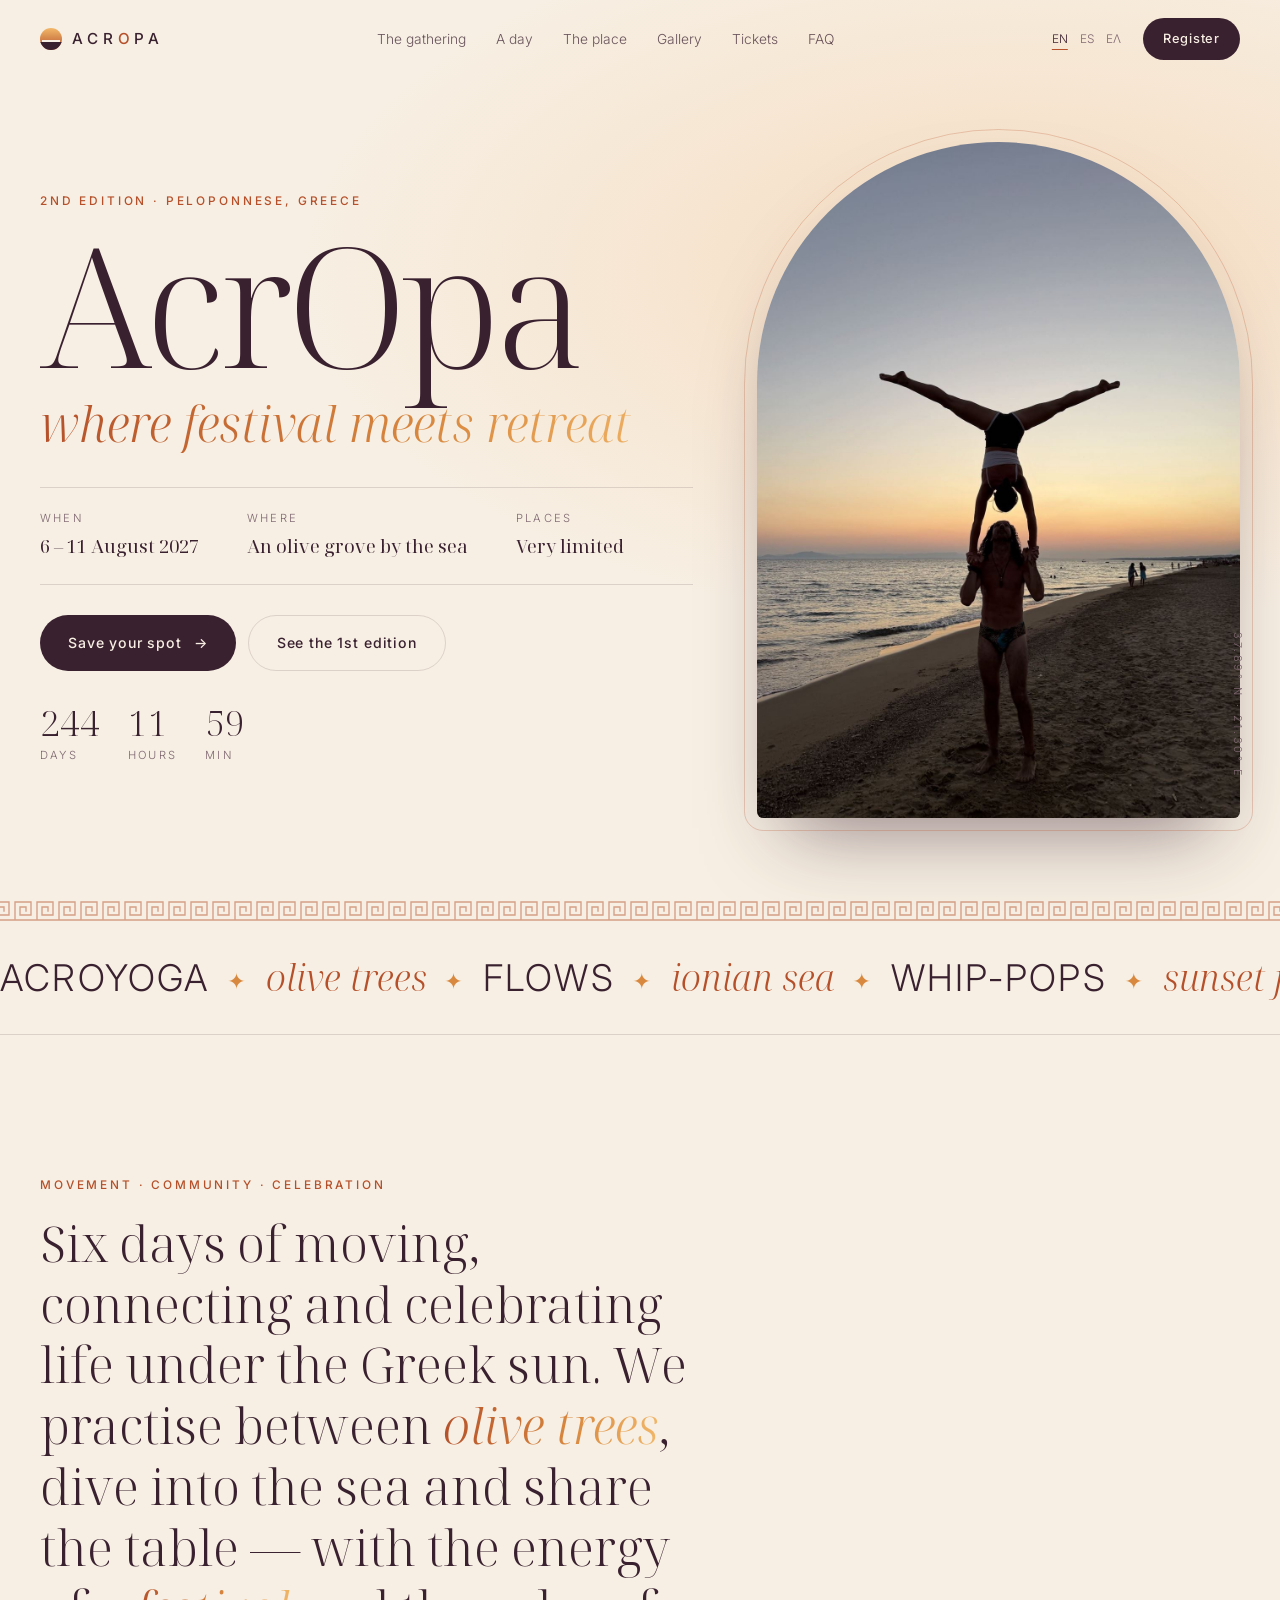
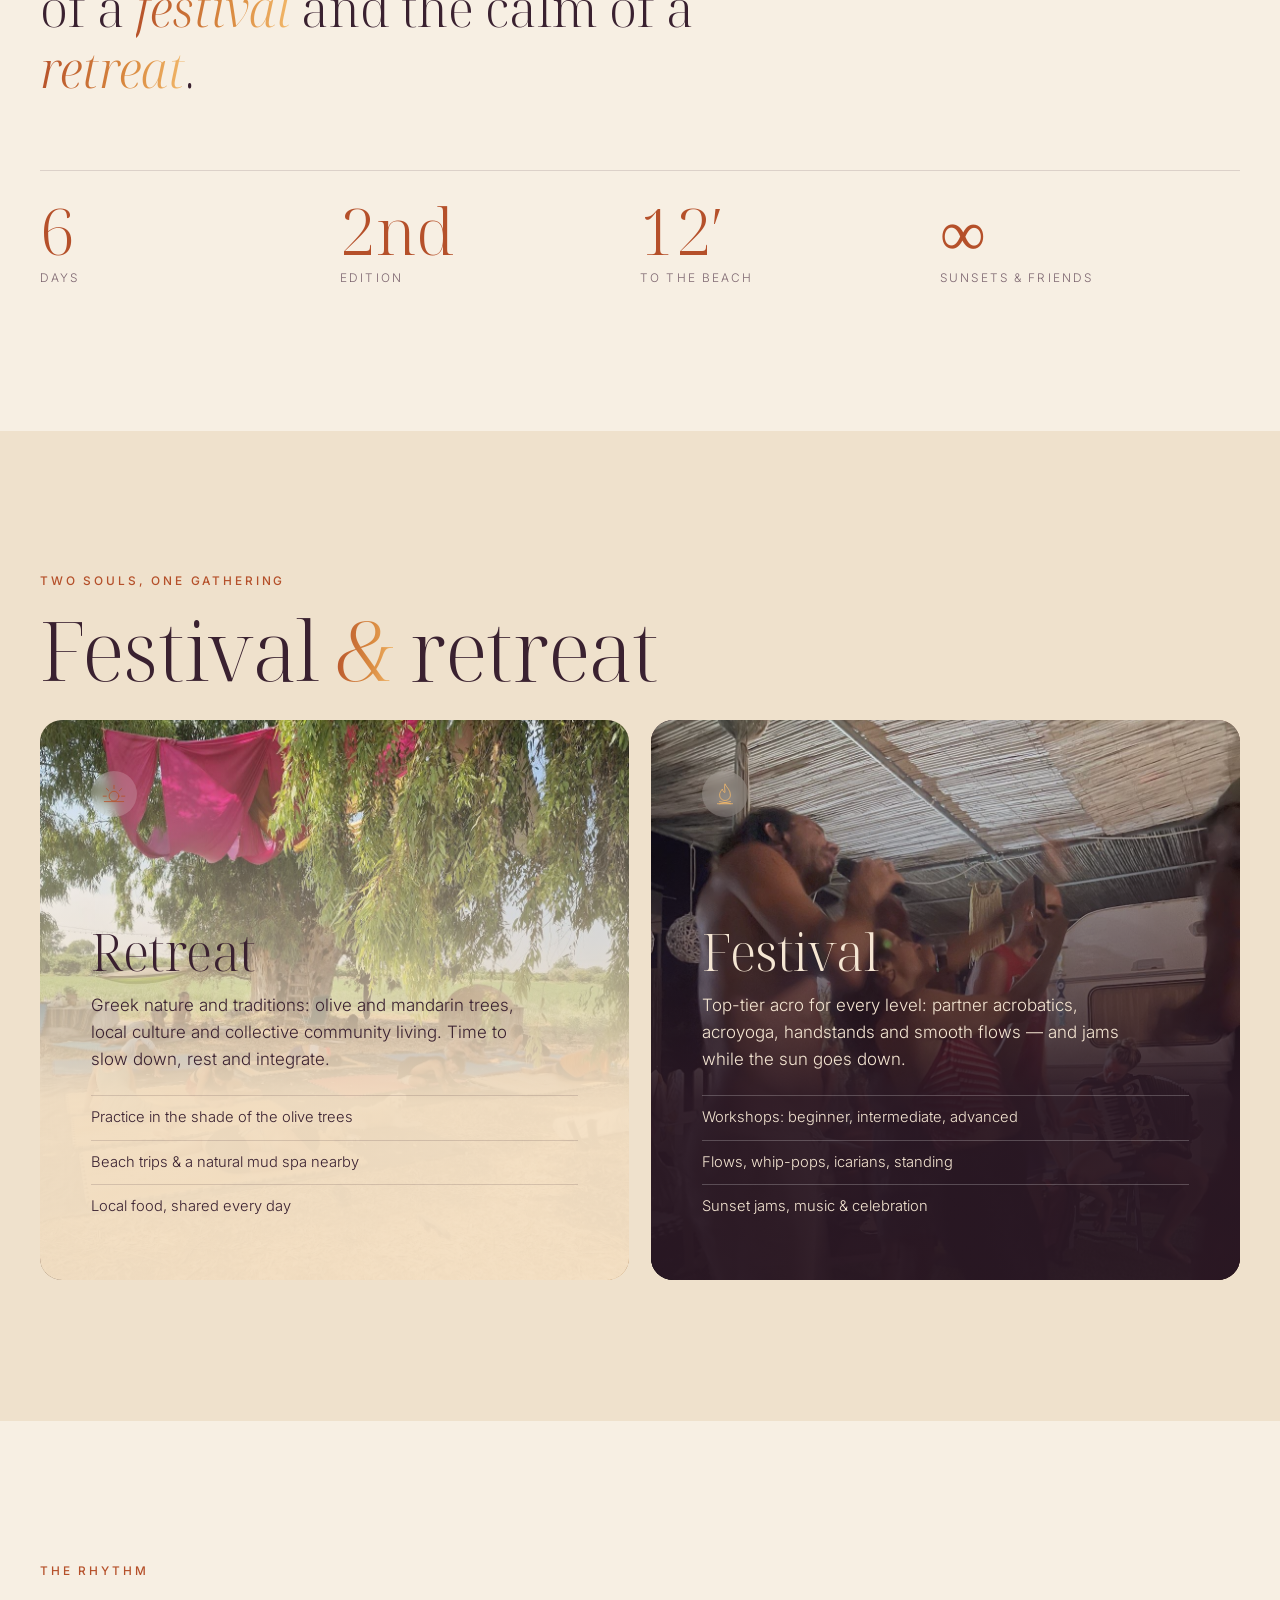
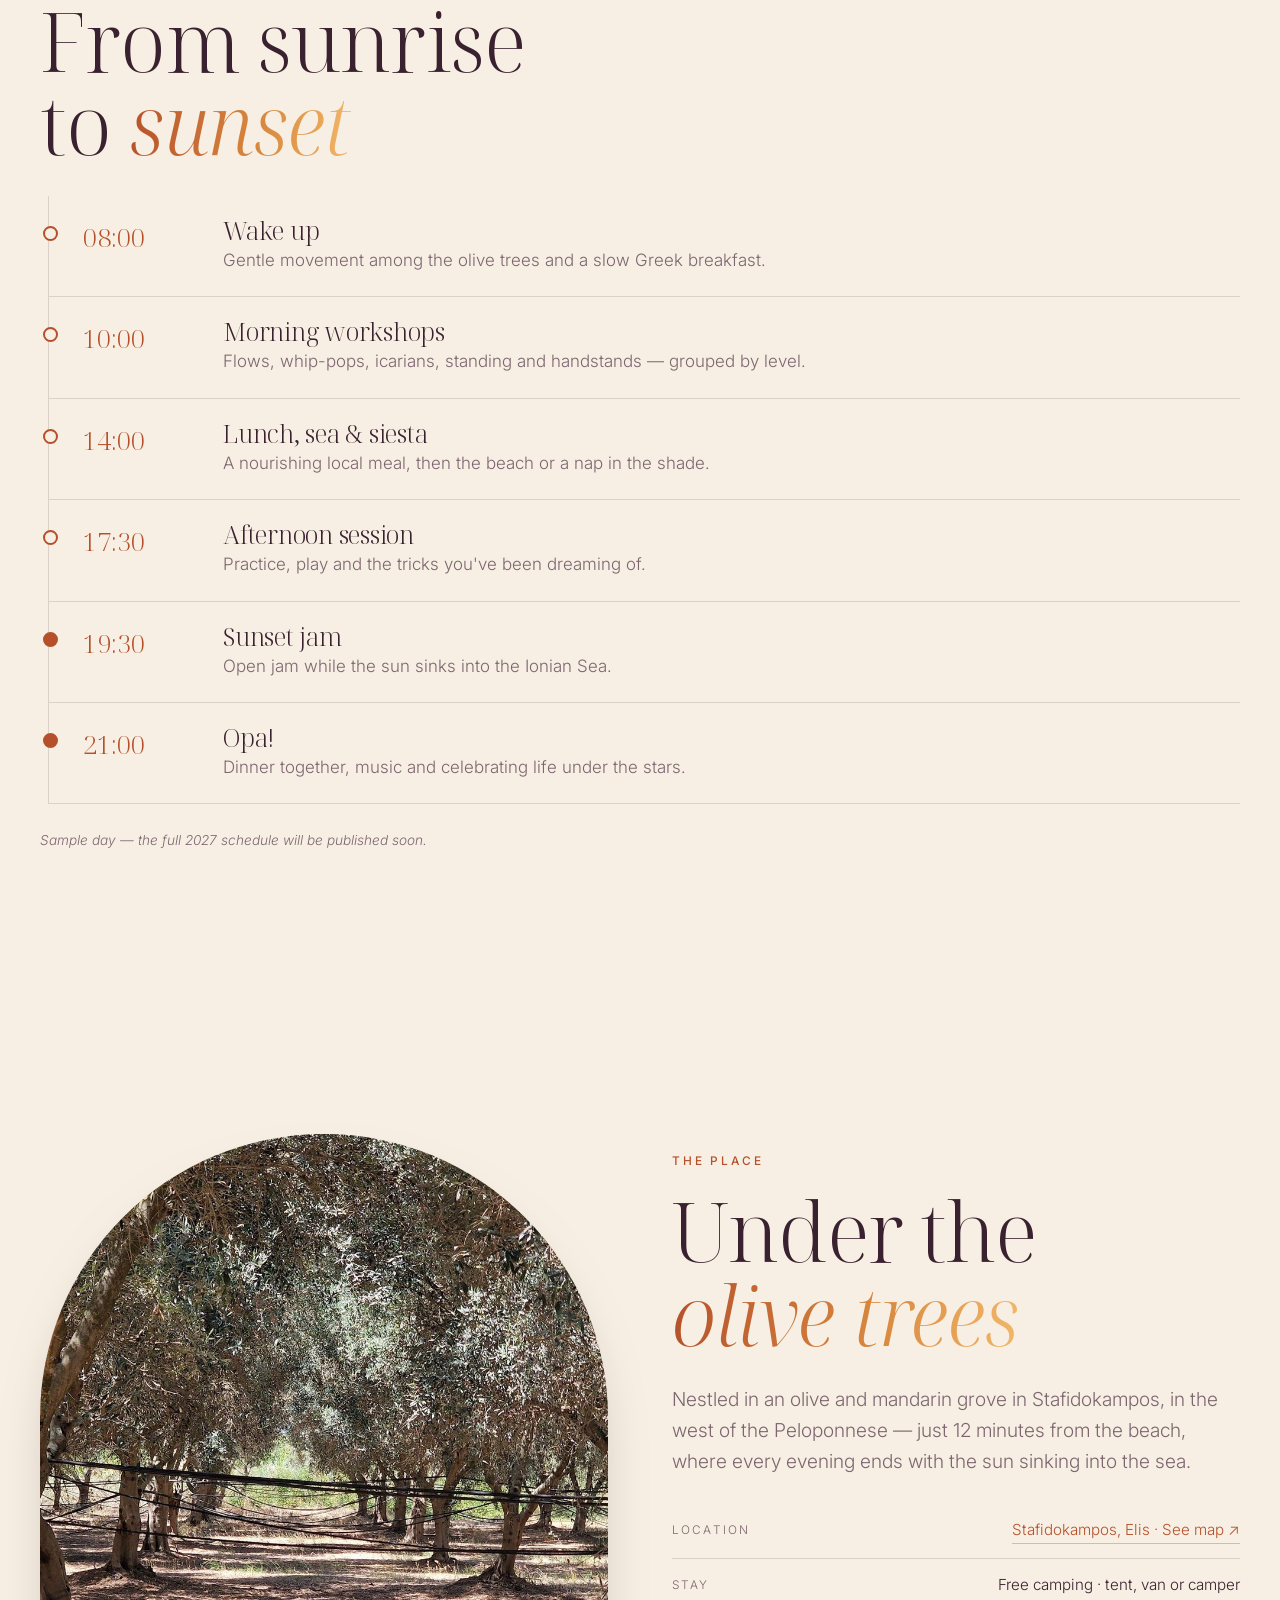
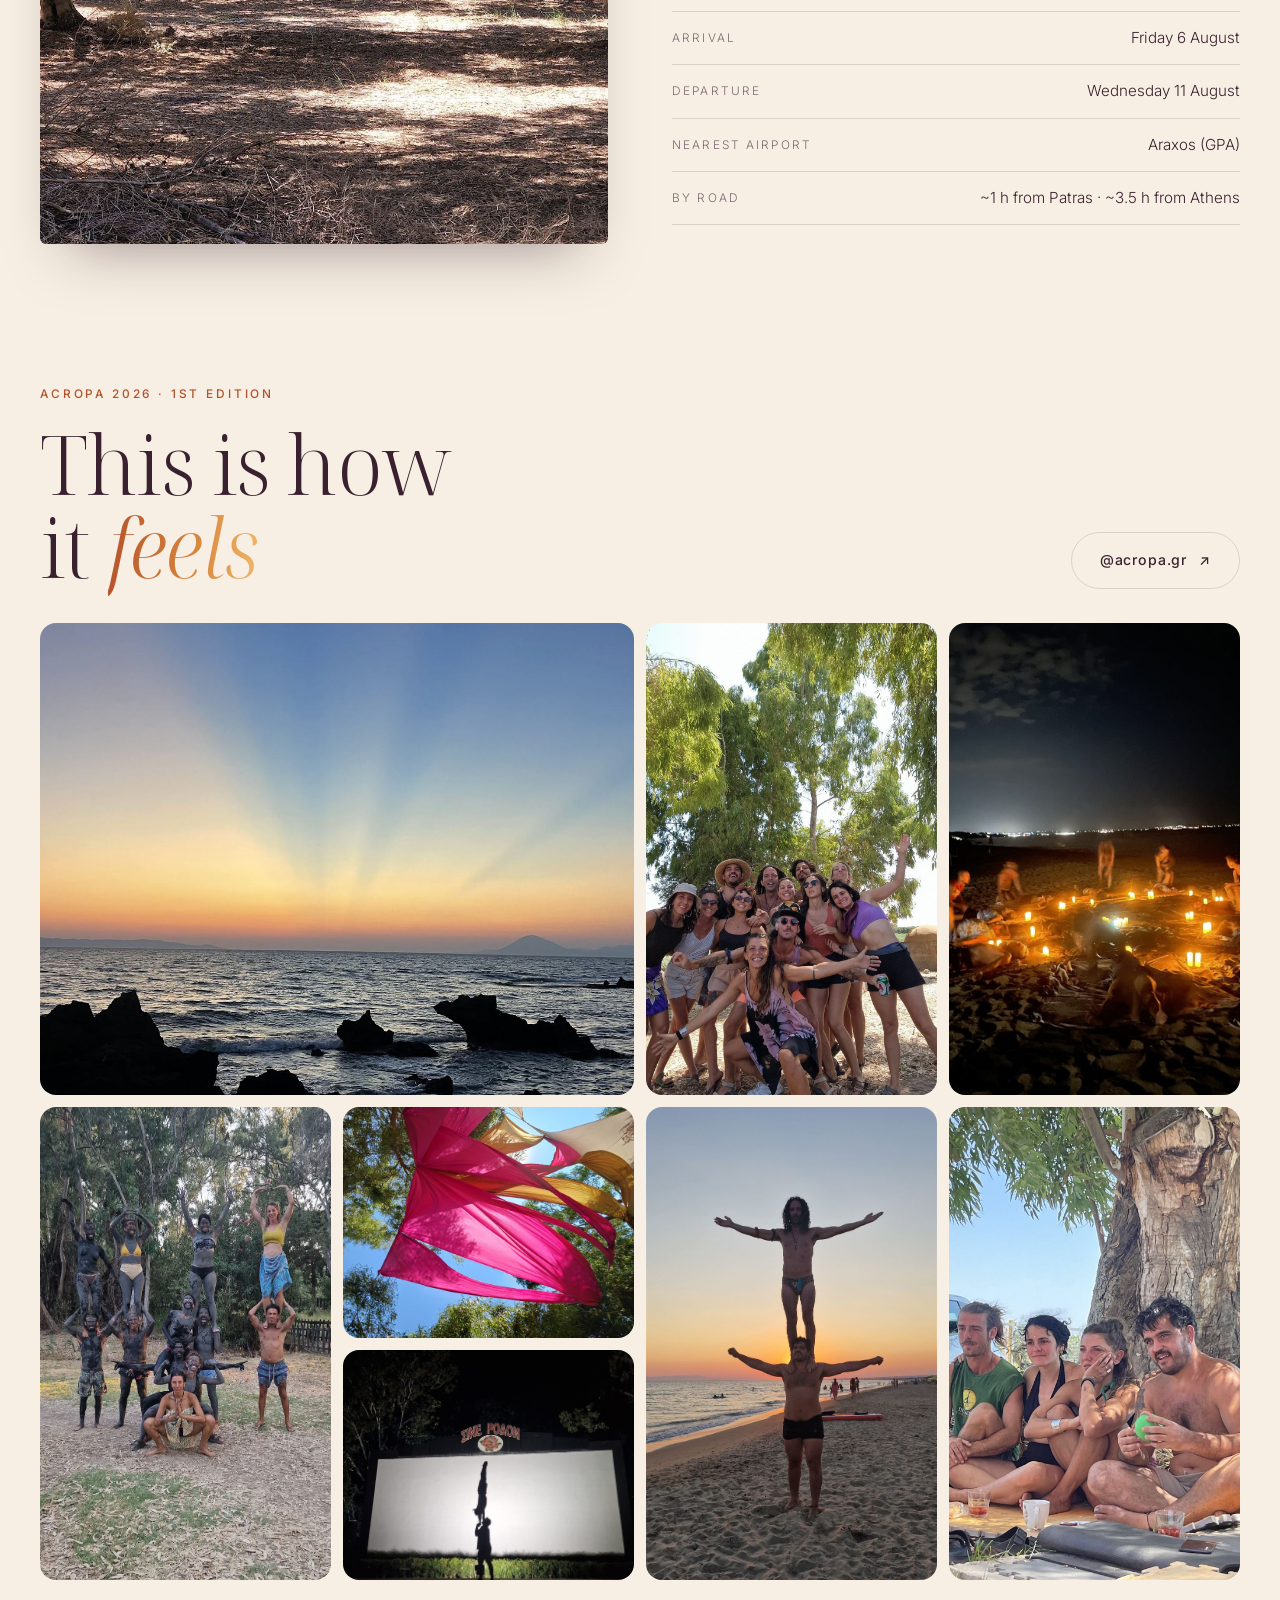
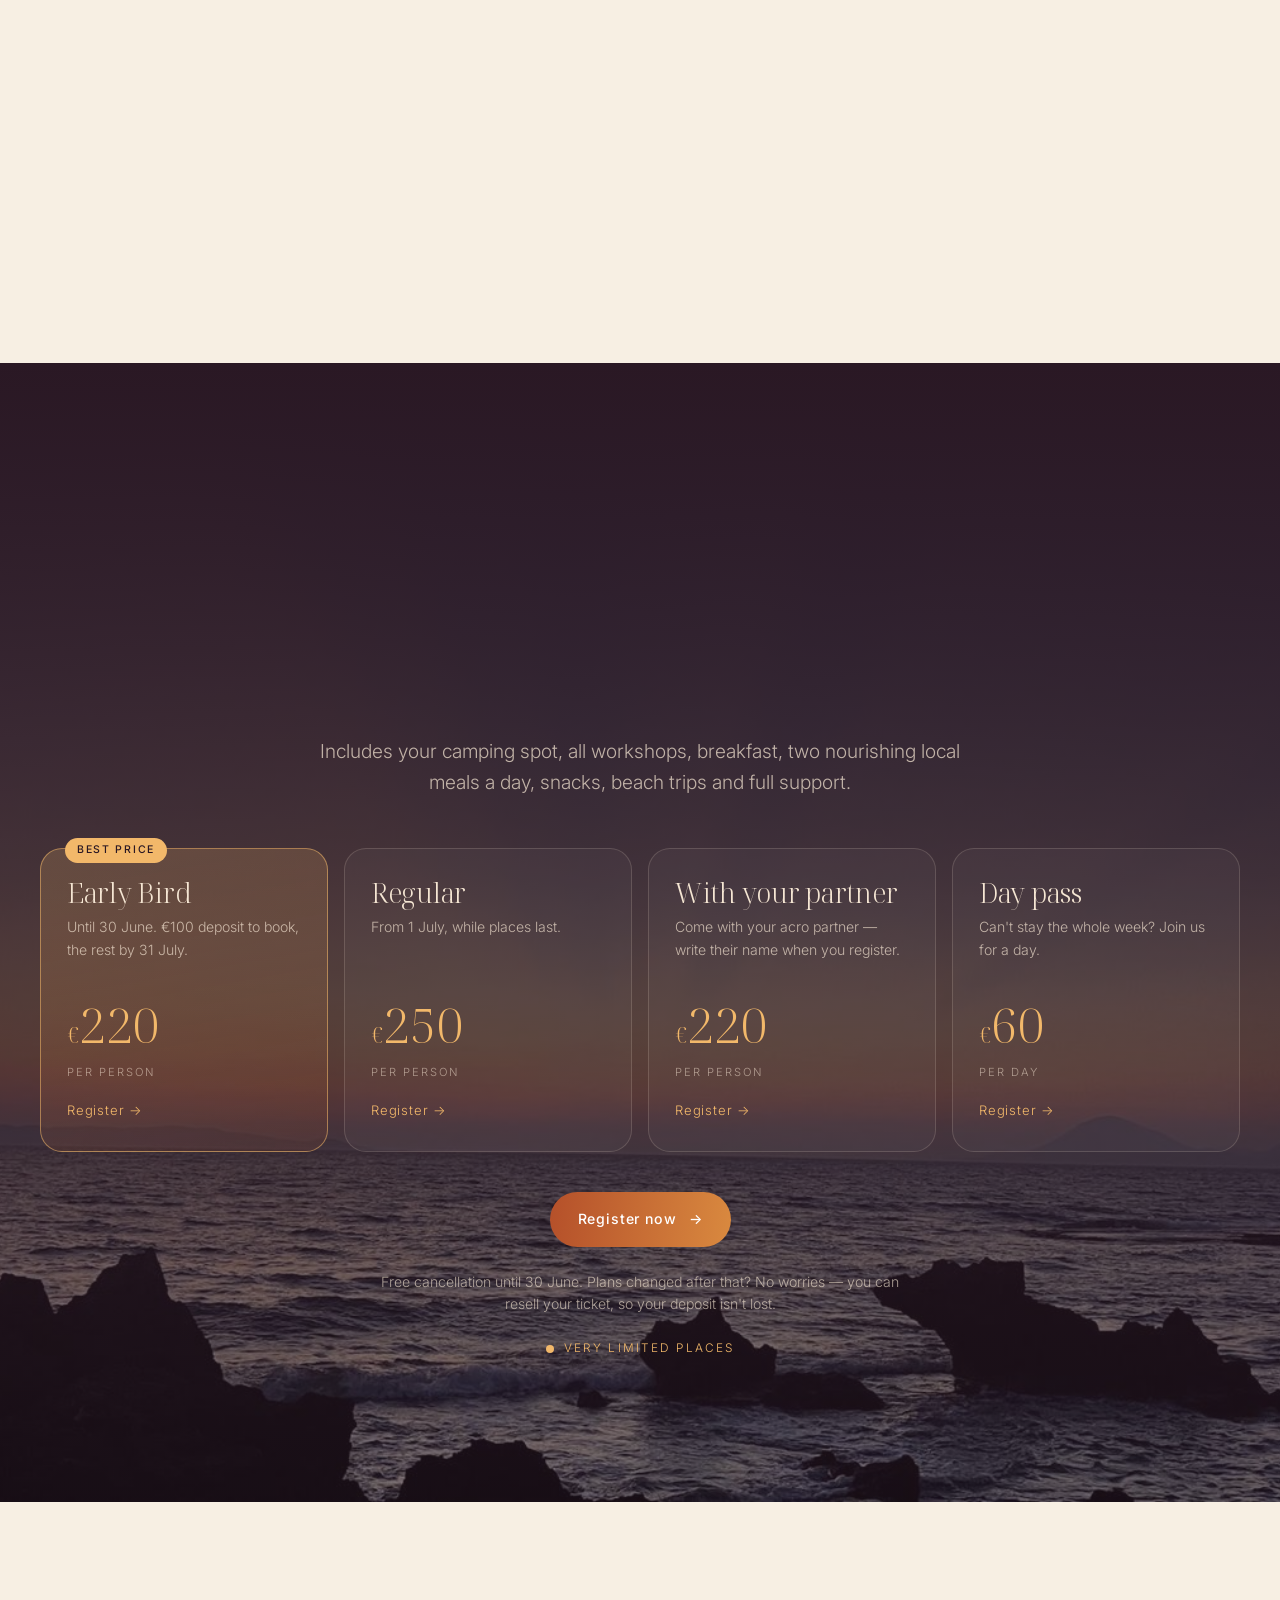
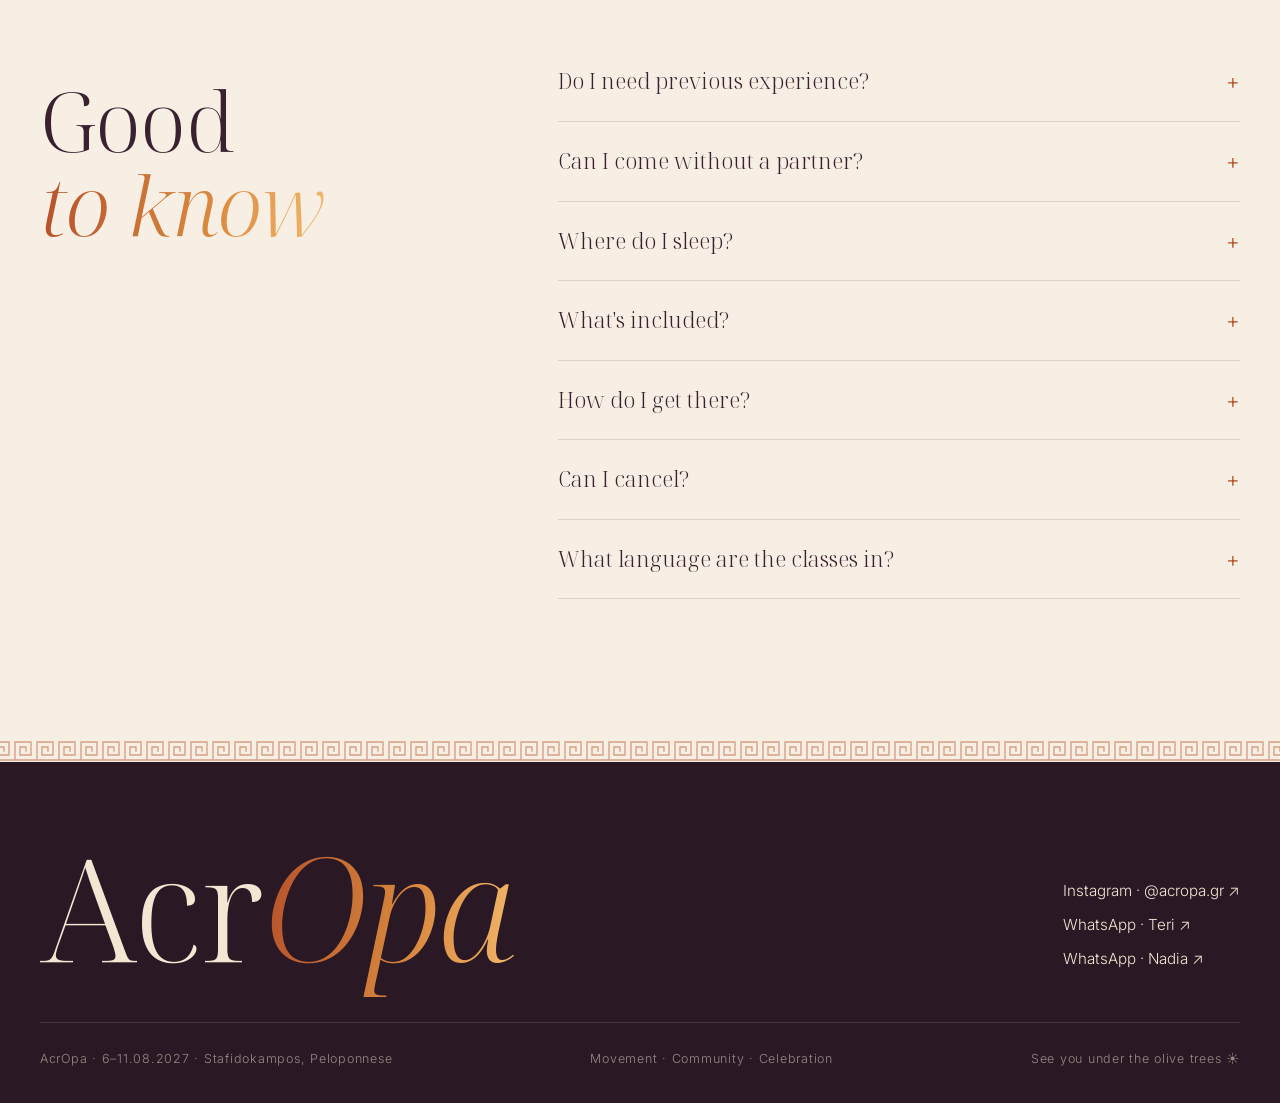
<file: index.html>
<!doctype html>
<html lang="en">
<head>
<meta charset="utf-8">
<meta name="viewport" content="width=device-width, initial-scale=1">
<!-- BORRADOR: quitar esta línea cuando la web se publique de verdad -->
<meta name="robots" content="noindex, nofollow">
<title>AcrOpa 2027 · Acroyoga gathering in Greece · 6–11 August</title>
<meta name="description" content="AcrOpa 2027: acrobatics, nature and celebrating life. An acroyoga gathering in an olive grove in the Peloponnese, 12 minutes from the sea. 6–11 August 2027.">
<meta property="og:title" content="AcrOpa 2027 · Acro &amp; Opa">
<meta property="og:description" content="Acroyoga gathering · 6–11 August 2027 · Stafidokampos, Peloponnese, Greece">
<meta property="og:type" content="website">
<meta name="theme-color" content="#3A2130">
<link rel="icon" href="img/favicon.svg" type="image/svg+xml">
<link rel="preconnect" href="https://fonts.googleapis.com">
<link rel="preconnect" href="https://fonts.gstatic.com" crossorigin>
<link href="https://fonts.googleapis.com/css2?family=Noto+Serif+Display:ital,wght@0,300;0,400;1,300;1,400&family=Inter:wght@300;400;500&display=swap" rel="stylesheet">
<link rel="stylesheet" href="styles.css?v=4">
</head>
<body>

<nav id="nav">
  <div class="wrap nav-in">
    <a href="#top" class="logo" aria-label="AcrOpa"><span class="logo-sun" aria-hidden="true"></span><span>ACR<i>O</i>PA</span></a>
    <ul>
      <li><a href="#gathering" data-t="nav.gathering">The gathering</a></li>
      <li><a href="#day" data-t="nav.day">A day</a></li>
      <li><a href="#venue" data-t="nav.venue">The place</a></li>
      <li><a href="#gallery" data-t="nav.gallery">Gallery</a></li>
      <li><a href="#tickets" data-t="nav.tickets">Tickets</a></li>
      <li><a href="#faq" data-t="nav.faq">FAQ</a></li>
    </ul>
    <div class="right">
      <div class="langs" role="group" aria-label="Language"><button data-set="en">EN</button><button data-set="es">ES</button><button data-set="el">ΕΛ</button></div>
      <a href="inscripcion.html" class="btn fill sm" data-t="nav.cta">Register</a>
    </div>
  </div>
</nav>

<header class="hero" id="top">
  <div class="wrap hero-grid">
    <div class="hero-text">
      <p class="eyebrow" data-t="hero.eyebrow">2nd edition · Peloponnese, Greece</p>
      <h1>AcrOpa<span class="it grad" data-t="hero.sub">where festival meets retreat</span></h1>
      <div class="facts">
        <div><small data-t="hero.when">When</small><b data-t="hero.dates">6 – 11 August 2027</b></div>
        <div><small data-t="hero.where">Where</small><b data-t="hero.place">An olive grove by the sea</b></div>
        <div><small data-t="hero.spots">Places</small><b data-t="hero.limited">Very limited</b></div>
      </div>
      <div class="actions">
        <a href="inscripcion.html" class="btn fill"><span data-t="hero.cta">Save your spot</span><span class="arr">→</span></a>
        <a href="#gallery" class="btn line" data-t="hero.cta2">See the 1st edition</a>
      </div>
      <div class="cd" aria-label="Countdown">
        <div><b id="cd-d">–</b><small data-t="cd.d">days</small></div>
        <div><b id="cd-h">–</b><small data-t="cd.h">hours</small></div>
        <div><b id="cd-m">–</b><small data-t="cd.m">min</small></div>
      </div>
    </div>
    <div class="hero-art" aria-hidden="true">
      <div class="arch"><img src="img/hero-acro-sunset.jpg" alt="Acroyoga at sunset on the beach, AcrOpa 2026" fetchpriority="high"></div>
      <div class="art-tag">37.89° N · 21.30° E</div>
    </div>
  </div>
</header>

<div class="meander" aria-hidden="true"></div>

<div class="marquee" aria-hidden="true"><div>
  ACROYOGA<span class="dot">✦</span><span class="it">olive trees</span><span class="dot">✦</span>FLOWS<span class="dot">✦</span><span class="it">ionian sea</span><span class="dot">✦</span>WHIP-POPS<span class="dot">✦</span><span class="it">sunset jams</span><span class="dot">✦</span>ICARIANS<span class="dot">✦</span><span class="it">opa!</span><span class="dot">✦</span>HANDSTANDS<span class="dot">✦</span><span class="it">community</span><span class="dot">✦</span>
  ACROYOGA<span class="dot">✦</span><span class="it">olive trees</span><span class="dot">✦</span>FLOWS<span class="dot">✦</span><span class="it">ionian sea</span><span class="dot">✦</span>WHIP-POPS<span class="dot">✦</span><span class="it">sunset jams</span><span class="dot">✦</span>ICARIANS<span class="dot">✦</span><span class="it">opa!</span><span class="dot">✦</span>HANDSTANDS<span class="dot">✦</span><span class="it">community</span><span class="dot">✦</span>
</div></div>

<section class="manifesto" id="gathering">
  <div class="wrap">
    <p class="eyebrow reveal" data-t="man.eyebrow">Movement · Community · Celebration</p>
    <p class="big reveal" data-t="man.text" data-html>Six days of moving, connecting and celebrating life under the Greek sun. We practise between <em class="grad">olive trees</em>, dive into the sea and share the table — with the energy of a <em class="grad">festival</em> and the calm of a <em class="grad">retreat</em>.</p>
    <div class="stats reveal">
      <div><b>6</b><small data-t="st.days">days</small></div>
      <div><b data-t="st.n">2nd</b><small data-t="st.ed">edition</small></div>
      <div><b>12′</b><small data-t="st.beach">to the beach</small></div>
      <div><b>∞</b><small data-t="st.mem">sunsets &amp; friends</small></div>
    </div>
  </div>
</section>

<section class="halves">
  <div class="wrap">
    <p class="eyebrow reveal" data-t="hv.eyebrow">Two souls, one gathering</p>
    <h2 class="reveal" data-t="hv.title" data-html>Festival <span class="it grad">&amp;</span> retreat</h2>
    <div class="two">
      <article class="half retreat reveal">
        <div class="bg" style="background-image:url(img/practice-grove.jpg)"></div>
        <svg class="ico" viewBox="0 0 48 48" aria-hidden="true"><circle cx="24" cy="28" r="9"/><path d="M4 28h6M38 28h6M24 8v6M10 14l4 4M38 14l-4 4M6 38h36"/></svg>
        <h3 data-t="hv.r.t">Retreat</h3>
        <p data-t="hv.r.p">Greek nature and traditions: olive and mandarin trees, local culture and collective community living. Time to slow down, rest and integrate.</p>
        <ul><li data-t="hv.r.1">Practice in the shade of the olive trees</li><li data-t="hv.r.2">Beach trips &amp; a natural mud spa nearby</li><li data-t="hv.r.3">Local food, shared every day</li></ul>
      </article>
      <article class="half festival reveal">
        <div class="bg" style="background-image:url(img/party-dance.jpg);background-position:50% 30%"></div>
        <svg class="ico" viewBox="0 0 48 48" aria-hidden="true"><path d="M24 6c4 7 10 11 10 20a10 10 0 0 1-20 0c0-5 3-8 5-11 1 4 3 6 5 6 0-6-2-10 0-15z"/><path d="M10 42h28M14 38l20 4M34 38l-20 4"/></svg>
        <h3 data-t="hv.f.t">Festival</h3>
        <p data-t="hv.f.p">Top-tier acro for every level: partner acrobatics, acroyoga, handstands and smooth flows — and jams while the sun goes down.</p>
        <ul><li data-t="hv.f.1">Workshops: beginner, intermediate, advanced</li><li data-t="hv.f.2">Flows, whip-pops, icarians, standing</li><li data-t="hv.f.3">Sunset jams, music &amp; celebration</li></ul>
      </article>
    </div>
  </div>
</section>

<section class="day" id="day">
  <div class="wrap">
    <p class="eyebrow reveal" data-t="day.eyebrow">The rhythm</p>
    <h2 class="reveal" data-t="day.title" data-html>From sunrise<br>to <span class="it grad">sunset</span></h2>
    <ol class="timeline">
      <li class="reveal"><span class="t">08:00</span><div><h3 data-t="day.1.t">Wake up</h3><p data-t="day.1.p">Gentle movement among the olive trees and a slow Greek breakfast.</p></div></li>
      <li class="reveal"><span class="t">10:00</span><div><h3 data-t="day.2.t">Morning workshops</h3><p data-t="day.2.p">Flows, whip-pops, icarians, standing and handstands — grouped by level.</p></div></li>
      <li class="reveal"><span class="t">14:00</span><div><h3 data-t="day.3.t">Lunch, sea &amp; siesta</h3><p data-t="day.3.p">A nourishing local meal, then the beach or a nap in the shade.</p></div></li>
      <li class="reveal"><span class="t">17:30</span><div><h3 data-t="day.4.t">Afternoon session</h3><p data-t="day.4.p">Practice, play and the tricks you've been dreaming of.</p></div></li>
      <li class="reveal"><span class="t">19:30</span><div><h3 data-t="day.5.t">Sunset jam</h3><p data-t="day.5.p">Open jam while the sun sinks into the Ionian Sea.</p></div></li>
      <li class="reveal"><span class="t">21:00</span><div><h3 data-t="day.6.t">Opa!</h3><p data-t="day.6.p">Dinner together, music and celebrating life under the stars.</p></div></li>
    </ol>
    <p class="note reveal" data-t="day.note">Sample day — the full 2027 schedule will be published soon.</p>
  </div>
</section>

<section class="venue" id="venue">
  <div class="wrap">
    <div class="map reveal"><img src="img/olive-grove.jpg" alt="The olive grove in Stafidokampos" loading="lazy"></div>
    <div>
      <p class="eyebrow reveal" data-t="ven.eyebrow">The place</p>
      <h2 class="reveal" data-t="ven.title" data-html>Under the<br><span class="it grad">olive trees</span></h2>
      <p class="lead reveal" data-t="ven.text">Nestled in an olive and mandarin grove in Stafidokampos, in the west of the Peloponnese — just 12 minutes from the beach, where every evening ends with the sun sinking into the sea.</p>
      <ul class="reveal">
        <li><span data-t="ven.l1">Location</span><a href="https://maps.app.goo.gl/YK5uEi9TmaAK7QYp6" target="_blank" rel="noopener" data-t="ven.v1">Stafidokampos, Elis · See map ↗</a></li>
        <li><span data-t="ven.l2">Stay</span><span data-t="ven.v2">Free camping · tent, van or camper</span></li>
        <li><span data-t="ven.l3">Arrival</span><span data-t="ven.v3">Friday 6 August</span></li>
        <li><span data-t="ven.l4">Departure</span><span data-t="ven.v4">Wednesday 11 August</span></li>
        <li><span data-t="ven.l5">Nearest airport</span><span data-t="ven.v5">Araxos (GPA)</span></li>
        <li><span data-t="ven.l6">By road</span><span data-t="ven.v6">~1 h from Patras · ~3.5 h from Athens</span></li>
      </ul>
    </div>
  </div>
</section>

<section id="gallery">
  <div class="wrap">
    <div class="gal-head">
      <div>
        <p class="eyebrow reveal" data-t="gal.eyebrow">AcrOpa 2026 · 1st edition</p>
        <h2 class="reveal" data-t="gal.title" data-html>This is how<br>it <span class="it grad">feels</span></h2>
      </div>
      <a href="https://www.instagram.com/acropa.gr/" target="_blank" rel="noopener" class="btn line reveal">@acropa.gr <span class="arr">↗</span></a>
    </div>
    <div class="gallery">
      <figure class="g1 reveal"><img src="img/sunset-rays.jpg" alt="Sunset over the Ionian Sea" loading="lazy"></figure>
      <figure class="g2 reveal"><img src="img/community-group.jpg" alt="The AcrOpa group under the trees" loading="lazy"></figure>
      <figure class="g3 reveal"><img src="img/candle-circle.jpg" alt="Candle circle on the beach at night" loading="lazy"></figure>
      <figure class="g4 reveal"><img src="img/mud-pyramid.jpg" alt="Acro pyramid covered in mud" loading="lazy"></figure>
      <figure class="g5 reveal"><img src="img/fabrics-sky.jpg" alt="Pink fabrics against the sky" loading="lazy"></figure>
      <figure class="g6 reveal"><img src="img/acro-sunset-2.jpg" alt="Standing acro at sunset" loading="lazy"></figure>
      <figure class="g7 reveal"><img src="img/beach-picnic.jpg" alt="Picnic on the beach" loading="lazy"></figure>
      <figure class="g8 reveal"><img src="img/shadow-show.jpg" alt="Shadow acro show at night" loading="lazy"></figure>
      <figure class="g9 reveal"><img src="img/circle-tree.jpg" alt="Sharing circle under a big tree" loading="lazy"></figure>
      <figure class="g10 reveal"><img src="img/standing-olives.jpg" alt="Standing acro among the olive trees" loading="lazy"></figure>
    </div>
  </div>
</section>

<section class="tickets" id="tickets">
  <div class="sunset-bg" aria-hidden="true"></div>
  <div class="wrap">
    <p class="eyebrow reveal" data-t="tk.eyebrow">Tickets · 2027</p>
    <h2 class="reveal" data-t="tk.title" data-html>Save your<br><span class="it grad">spot</span></h2>
    <p class="lead reveal" data-t="tk.text">Includes your camping spot, all workshops, breakfast, two nourishing local meals a day, snacks, beach trips and full support.</p>
    <div class="nests reveal">
      <a class="nest feat" href="inscripcion.html"><span class="badge" data-t="tk.best">Best price</span><h3>Early Bird</h3><p data-t="n1.p">Until 30 June. €100 deposit to book, the rest by 31 July.</p><div class="price">€<b>220</b><small data-t="tk.pp">per person</small></div><span class="book" data-t="tk.book">Register →</span></a>
      <a class="nest" href="inscripcion.html"><h3 data-t="n2.t">Regular</h3><p data-t="n2.p">From 1 July, while places last.</p><div class="price">€<b>250</b><small data-t="tk.pp">per person</small></div><span class="book" data-t="tk.book">Register →</span></a>
      <a class="nest" href="inscripcion.html"><h3 data-t="n3.t">With your partner</h3><p data-t="n3.p">Come with your acro partner — write their name when you register.</p><div class="price">€<b>220</b><small data-t="tk.pp">per person</small></div><span class="book" data-t="tk.book">Register →</span></a>
      <a class="nest" href="inscripcion.html"><h3 data-t="n4.t">Day pass</h3><p data-t="n4.p">Can't stay the whole week? Join us for a day.</p><div class="price">€<b>60</b><small data-t="tk.pd">per day</small></div><span class="book" data-t="tk.book">Register →</span></a>
    </div>
    <a href="inscripcion.html" class="btn fill light reveal"><span data-t="tk.cta">Register now</span><span class="arr">→</span></a>
    <p class="deposit reveal" data-t="tk.dep">Free cancellation until 30 June. Plans changed after that? No worries — you can resell your ticket, so your deposit isn't lost.</p>
    <div><span class="spots"><i></i><span data-t="tk.spots">Very limited places</span></span></div>
  </div>
</section>

<section class="faq" id="faq">
  <div class="wrap">
    <div>
      <p class="eyebrow reveal">FAQ</p>
      <h2 class="reveal" data-t="faq.title" data-html>Good<br><span class="it grad">to know</span></h2>
    </div>
    <div class="reveal">
      <details><summary data-t="q1">Do I need previous experience?</summary><p data-t="a1">No. There are classes for beginners, intermediate and advanced practitioners. Tell us about your practice when you register.</p></details>
      <details><summary data-t="q2">Can I come without a partner?</summary><p data-t="a2">Of course! Come solo, with a partner or with friends — we'll take care of the rest.</p></details>
      <details><summary data-t="q3">Where do I sleep?</summary><p data-t="a3">Camping is free and included: bring your own tent, van or camper. Need camping equipment? Let us know and we'll do our best to help. Not into camping? You can book a stay nearby.</p></details>
      <details><summary data-t="q4">What's included?</summary><p data-t="a4">Your camping spot, all workshops, breakfast, two nourishing local meals a day, snacks, beach trips and full support.</p></details>
      <details><summary data-t="q5">How do I get there?</summary><p data-t="a5">The nearest airport is Araxos (GPA). From Athens it's about 3.5 hours by car or bus, and about 1 hour from Patras. When you register, tell us where you're travelling from so we can help with shared rides.</p></details>
      <details><summary data-t="q6">Can I cancel?</summary><p data-t="a6">Cancellation is free until 30 June. After that you can resell your ticket, so your deposit won't be lost.</p></details>
      <details><summary data-t="q7">What language are the classes in?</summary><p data-t="a7">Classes are in English, and the crew also speaks Greek and Spanish.</p></details>
    </div>
  </div>
</section>

<div class="meander" aria-hidden="true"></div>

<footer id="contact">
  <div class="wrap">
    <div class="foot-top">
      <h3>Acr<span class="it grad">Opa</span></h3>
      <div class="foot-links">
        <a href="https://www.instagram.com/acropa.gr/" target="_blank" rel="noopener">Instagram · @acropa.gr ↗</a>
        <a href="https://wa.me/306987268588" target="_blank" rel="noopener">WhatsApp · Teri ↗</a>
        <a href="https://wa.me/351914894115" target="_blank" rel="noopener">WhatsApp · Nadia ↗</a>
      </div>
    </div>
    <div class="foot-bot">
      <span>AcrOpa · 6–11.08.2027 · Stafidokampos, Peloponnese</span>
      <span>Movement · Community · Celebration</span>
      <span data-t="ft.made">See you under the olive trees ☀️</span>
    </div>
  </div>
</footer>

<script src="app.js?v=2"></script>
</body>
</html>
</file>
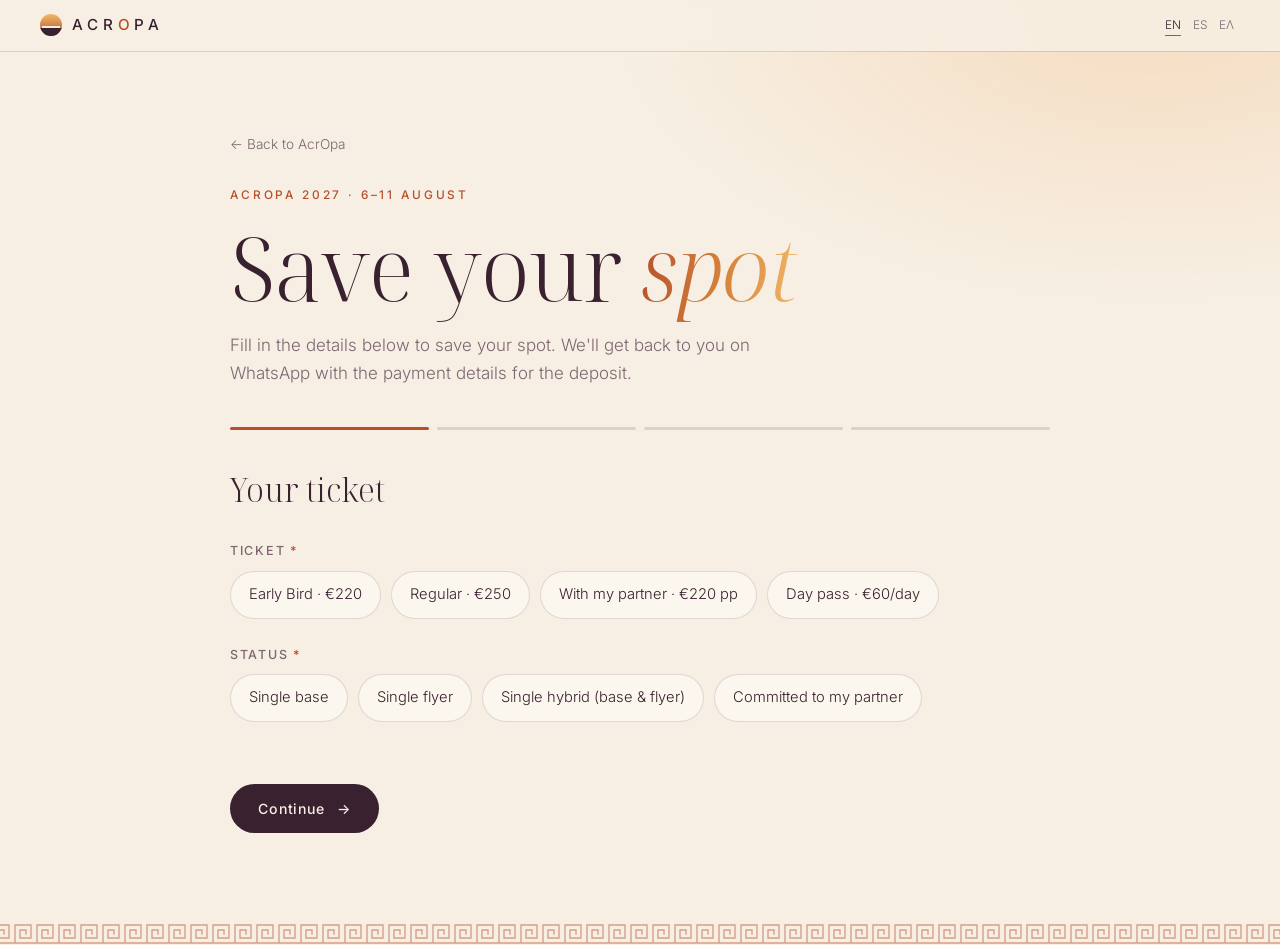
<file: inscripcion.html>
<!doctype html>
<html lang="en">
<head>
<meta charset="utf-8">
<meta name="viewport" content="width=device-width, initial-scale=1">
<!-- BORRADOR: quitar esta línea cuando la web se publique de verdad -->
<meta name="robots" content="noindex, nofollow">
<title>Register · AcrOpa 2027</title>
<meta name="theme-color" content="#3A2130">
<link rel="icon" href="img/favicon.svg" type="image/svg+xml">
<link rel="preconnect" href="https://fonts.googleapis.com">
<link rel="preconnect" href="https://fonts.gstatic.com" crossorigin>
<link href="https://fonts.googleapis.com/css2?family=Noto+Serif+Display:ital,wght@0,300;0,400;1,300;1,400&family=Inter:wght@300;400;500&display=swap" rel="stylesheet">
<link rel="stylesheet" href="styles.css?v=4">
</head>
<body>

<nav id="nav" class="solid">
  <div class="wrap nav-in">
    <a href="index.html" class="logo" aria-label="AcrOpa"><span class="logo-sun" aria-hidden="true"></span><span>ACR<i>O</i>PA</span></a>
    <div class="right">
      <div class="langs" role="group" aria-label="Language"><button data-set="en">EN</button><button data-set="es">ES</button><button data-set="el">ΕΛ</button></div>
    </div>
  </div>
</nav>

<main class="form-page">
  <div class="wrap">
    <a href="index.html" class="back" data-t="f.back">← Back to AcrOpa</a>
    <p class="eyebrow" data-t="f.eyebrow">AcrOpa 2027 · 6–11 August</p>
    <h1 data-t="f.title" data-html>Save your <span class="it grad">spot</span></h1>
    <p class="form-intro" data-t="f.intro">Fill in the details below to save your spot. We'll get back to you on WhatsApp with the payment details for the deposit.</p>

    <form id="reg" novalidate>
      <div class="steps" aria-hidden="true"><span class="on"></span><span></span><span></span><span></span></div>

      <!-- 1 · entrada -->
      <fieldset class="on" data-step="0">
        <legend data-t="f.s0">Your ticket</legend>
        <div class="field" data-req="ticket">
          <span class="lbl"><span data-t="f.ticket">Ticket</span> <span class="req">*</span></span>
          <div class="opts">
            <label><input type="radio" name="ticket" value="Early Bird €220"><span>Early Bird · €220</span></label>
            <label><input type="radio" name="ticket" value="Regular €250"><span data-t="f.t.reg">Regular · €250</span></label>
            <label><input type="radio" name="ticket" value="With partner €220/pp"><span data-t="f.t.partner">With my partner · €220 pp</span></label>
            <label><input type="radio" name="ticket" value="Day pass €60/day"><span data-t="f.t.day">Day pass · €60/day</span></label>
          </div>
          <p class="err" data-t="f.err.pick">Choose an option</p>
        </div>
        <div class="field other" id="partner-f">
          <label for="partner" data-t="f.partner">Your partner's name</label>
          <input type="text" id="partner">
        </div>
        <div class="field other" id="days-f">
          <label for="days" data-t="f.days">Which days?</label>
          <input type="text" id="days" data-tp="f.days.ph" placeholder="Saturday 7 and Sunday 8">
        </div>
        <div class="field" data-req="status">
          <span class="lbl"><span data-t="f.status">Status</span> <span class="req">*</span></span>
          <div class="opts">
            <label><input type="radio" name="status" value="Βάση / Single base"><span data-t="f.st.base">Single base</span></label>
            <label><input type="radio" name="status" value="Single flyer"><span data-t="f.st.flyer">Single flyer</span></label>
            <label><input type="radio" name="status" value="Κάνω και βάση και flyer / Single hybrid"><span data-t="f.st.hyb">Single hybrid (base &amp; flyer)</span></label>
            <label><input type="radio" name="status" value="Με ζευγάρι / Committed to my partner"><span data-t="f.st.couple">Committed to my partner</span></label>
          </div>
          <p class="err" data-t="f.err.pick">Choose an option</p>
        </div>
      </fieldset>

      <!-- 2 · datos personales -->
      <fieldset data-step="1">
        <legend data-t="f.s1">About you</legend>
        <div class="field" data-req="name">
          <label for="name"><span data-t="f.name">Name &amp; surname</span> <span class="req">*</span></label>
          <input type="text" id="name" autocomplete="name">
          <p class="err" data-t="f.err.fill">This field is required</p>
        </div>
        <div class="field" data-req="phone">
          <label for="phone"><span data-t="f.phone">Mobile phone (WhatsApp)</span> <span class="req">*</span></label>
          <input type="tel" id="phone" autocomplete="tel" placeholder="+30 …">
          <p class="err" data-t="f.err.fill">This field is required</p>
        </div>
        <div class="field">
          <label for="ig">Instagram</label>
          <input type="text" id="ig" placeholder="@">
        </div>
        <div class="field" data-req="emerg">
          <label for="emerg"><span data-t="f.emerg">Emergency contact · name, surname &amp; phone</span> <span class="req">*</span></label>
          <input type="text" id="emerg">
          <p class="err" data-t="f.err.fill">This field is required</p>
        </div>
        <div class="field">
          <span class="lbl" data-t="f.from">I am travelling from</span>
          <div class="opts">
            <label><input type="radio" name="from" value="Αθήνα - Athens"><span data-t="f.from.ath">Athens</span></label>
            <label><input type="radio" name="from" value="Πάτρα - Patra"><span data-t="f.from.pat">Patras</span></label>
            <label><input type="radio" name="from" value="__other_option__"><span data-t="f.other">Other</span></label>
          </div>
          <input type="text" class="other" id="from-o" data-tp="f.from.ph" placeholder="City / country">
        </div>
        <div class="field">
          <span class="lbl" data-t="f.with">I will come with</span>
          <div class="opts">
            <label><input type="checkbox" name="with" value="Αυτοκίνητο / Car"><span data-t="f.w.car">Car</span></label>
            <label><input type="checkbox" name="with" value="Κάμπερ / Campervan"><span data-t="f.w.van">Campervan</span></label>
            <label><input type="checkbox" name="with" value="Σκηνή / Tent"><span data-t="f.w.tent">Tent</span></label>
            <label><input type="checkbox" name="with" value="__other_option__"><span data-t="f.other">Other</span></label>
          </div>
          <input type="text" class="other" id="with-o" data-tp="f.with.ph" placeholder="I need camping equipment, bus…">
        </div>
        <div class="field" data-req="diet">
          <span class="lbl"><span data-t="f.diet">Food: allergy, preference or restriction</span> <span class="req">*</span></span>
          <div class="opts">
            <label><input type="checkbox" name="diet" value="Flexitarian / Omnivore"><span data-t="f.d.omni">Omnivore / flexitarian</span></label>
            <label><input type="checkbox" name="diet" value="Pescetarian"><span data-t="f.d.pesc">Pescetarian</span></label>
            <label><input type="checkbox" name="diet" value="Vegetarian"><span data-t="f.d.veg">Vegetarian</span></label>
            <label><input type="checkbox" name="diet" value="Vegan"><span>Vegan</span></label>
            <label><input type="checkbox" name="diet" value="__other_option__"><span data-t="f.d.other">Allergy / other</span></label>
          </div>
          <input type="text" class="other" id="diet-o" data-tp="f.diet.ph" placeholder="Tell us more">
          <p class="err" data-t="f.err.pick">Choose an option</p>
        </div>
        <div class="field">
          <label for="about" data-t="f.about">I would like to share something about me</label>
          <textarea id="about"></textarea>
        </div>
      </fieldset>

      <!-- 3 · acro -->
      <fieldset data-step="2">
        <legend data-t="f.s2">Your acro</legend>
        <div class="field" data-req="level">
          <span class="lbl"><span data-t="f.level">I identify as</span> <span class="req">*</span></span>
          <div class="opts">
            <label><input type="radio" name="level" value="Αρχάριος / Beginner"><span data-t="f.l.beg">Beginner</span></label>
            <label><input type="radio" name="level" value="Μεσαίο επίπεδο / Intermediate"><span data-t="f.l.int">Intermediate</span></label>
            <label><input type="radio" name="level" value="Προχωρημένος / Pro"><span data-t="f.l.pro">Advanced</span></label>
          </div>
          <p class="err" data-t="f.err.pick">Choose an option</p>
        </div>
        <div class="field" data-req="interest">
          <span class="lbl"><span data-t="f.interest">I am particularly interested in</span> <span class="req">*</span></span>
          <div class="opts">
            <label><input type="checkbox" name="interest" value="Acro-flows"><span>Acro-flows</span></label>
            <label><input type="checkbox" name="interest" value="Standing Tricks"><span>Standing tricks</span></label>
            <label><input type="checkbox" name="interest" value="Pops &amp; Icarians"><span>Pops &amp; icarians</span></label>
            <label><input type="checkbox" name="interest" value="Κατακόρυφο / Handstand"><span>Handstand</span></label>
            <label><input type="checkbox" name="interest" value="Έλα ντε! / I am not sure - Curious"><span data-t="f.i.cur">Not sure — curious!</span></label>
          </div>
          <p class="err" data-t="f.err.pick">Choose an option</p>
        </div>
        <div class="field">
          <label for="idea" data-t="f.idea">I would like to share an idea</label>
          <textarea id="idea"></textarea>
        </div>
        <div class="field" data-req="injury">
          <span class="lbl"><span data-t="f.injury">Do you have an injury, condition or chronic illness that needs medical clearance or special attention?</span> <span class="req">*</span></span>
          <div class="opts">
            <label><input type="radio" name="injury" value="Ναι / Yes"><span data-t="f.yes">Yes</span></label>
            <label><input type="radio" name="injury" value="Όχι / No"><span data-t="f.no">No</span></label>
          </div>
          <p class="err" data-t="f.err.pick">Choose an option</p>
        </div>
        <div class="field other" id="inj-f" data-req="injd">
          <label for="injd"><span data-t="f.injd">Please tell us about it, so we can adapt the practice</span> <span class="req">*</span></label>
          <textarea id="injd"></textarea>
          <p class="err" data-t="f.err.fill">This field is required</p>
        </div>
      </fieldset>

      <!-- 4 · consentimiento -->
      <fieldset data-step="3">
        <legend data-t="f.s3">Consent</legend>
        <div class="consent">
          <p><b data-t="f.c1t">1. Liability disclaimer.</b> <span data-t="f.c1">I fully understand that taking part in AcrOpa involves physical activity and outdoor conditions. I accept full responsibility for my health and safety and waive any legal or financial claims against the organisers in case of accident, injury or loss of personal items.</span></p>
          <p><b data-t="f.c2t">2. First aid.</b> <span data-t="f.c2">In case of emergency, I consent to receive first aid and, if needed, to be taken to the nearest medical centre.</span></p>
          <p><b data-t="f.c3t">3. Photo &amp; video.</b> <span data-t="f.c3">I agree to be photographed or filmed during the event for communication and promotional purposes. I can ask for my personal material to be removed at any time.</span></p>
          <p><b data-t="f.c4t">4. Data protection (GDPR).</b> <span data-t="f.c4">My personal data will be used only for communication about this event and will not be shared with third parties, in line with the General Data Protection Regulation 2016/679.</span></p>
        </div>
        <div class="field" data-req="consent">
          <label class="check"><input type="checkbox" id="consent"><span data-t="f.consent">I have read and I consent to all of the above.</span></label>
          <p class="err" data-t="f.err.consent">You need to accept to register</p>
        </div>
      </fieldset>

      <div class="nav-btns">
        <button type="button" class="btn line" id="prev" hidden><span data-t="f.prev">← Back</span></button>
        <button type="button" class="btn fill" id="next"><span data-t="f.next">Continue</span><span class="arr">→</span></button>
        <button type="submit" class="btn fill light" id="send" hidden><span data-t="f.send">Save my spot</span><span class="arr">→</span></button>
      </div>
      <p class="err" id="send-err" data-t="f.err.send">Something went wrong. Please try again, or write to us on WhatsApp.</p>
    </form>

    <div class="done" id="done">
      <div class="sunmark" aria-hidden="true"></div>
      <h2 data-t="f.done.t" data-html>See you under<br>the <span class="it grad">olive trees!</span></h2>
      <p data-t="f.done.p">We received your registration. We'll write to you on WhatsApp very soon with the details for the deposit.</p>
      <a href="index.html" class="btn line" data-t="f.back2">Back to the website</a>
    </div>
  </div>
</main>

<div class="meander" aria-hidden="true"></div>

<script src="app.js?v=2"></script>
</body>
</html>
</file>
<file: styles.css>
/* AcrOpa · estilo griego de atardecer */
:root{
  --cream:#F7EFE3; --sand:#EFE1CC; --paper:#FBF6EE;
  --ink:#3A2130; --muted:#7D6670; --line:rgba(58,33,48,.14);
  --terra:#B5502A; --ochre:#D9893F; --gold:#F2B86A; --olive:#6B6A3A; --dusk:#2A1824; --plum:#4A2A3A;
  --serif:"Noto Serif Display", Georgia, serif; --sans:"Inter", system-ui, sans-serif;
  --r:22px;
}
*{box-sizing:border-box;margin:0;padding:0}
html{scroll-behavior:smooth;-webkit-text-size-adjust:100%}
body{background:var(--cream);color:var(--ink);font-family:var(--sans);font-weight:300;line-height:1.6;font-size:17px;overflow-x:hidden}
img,svg,iframe{display:block;max-width:100%}
[hidden]{display:none!important}
a{color:inherit;text-decoration:none}
.wrap{width:min(1200px,100% - 40px);margin-inline:auto}
.it{font-family:var(--serif);font-style:italic;font-weight:300}
.grad{background:linear-gradient(95deg,var(--terra),var(--ochre) 60%,var(--gold));-webkit-background-clip:text;background-clip:text;color:transparent}
.eyebrow{font-size:.74rem;letter-spacing:.24em;text-transform:uppercase;color:var(--terra);font-weight:500;margin-bottom:18px}
h1,h2,h3{font-family:var(--serif);font-weight:300;line-height:1.02;letter-spacing:-.01em}
h2{font-size:clamp(2.6rem,6.4vw,5.4rem);margin-bottom:28px}
h2 .it{display:inline}
.lead{font-size:clamp(1.05rem,1.5vw,1.2rem);color:var(--muted);max-width:56ch;margin-bottom:28px}
section{padding:clamp(80px,11vw,150px) 0;position:relative}

/* botones */
.btn{display:inline-flex;align-items:center;gap:12px;padding:16px 28px;border-radius:999px;font-size:.88rem;letter-spacing:.06em;font-weight:500;transition:transform .3s,background .3s,color .3s,box-shadow .3s;cursor:pointer;border:0;font-family:var(--sans)}
.btn .arr{transition:transform .3s}
.btn:hover .arr{transform:translateX(4px)}
.btn.fill{background:var(--ink);color:var(--cream)}
.btn.fill:hover{background:var(--terra);box-shadow:0 12px 30px -10px rgba(181,80,42,.6);transform:translateY(-2px)}
.btn.fill.light{background:linear-gradient(95deg,var(--terra),var(--ochre));color:#fff}
.btn.fill.light:hover{filter:brightness(1.08)}
.btn.line{border:1px solid var(--line);color:var(--ink)}
.btn.line:hover{border-color:var(--terra);color:var(--terra)}
.btn.sm{padding:11px 20px;font-size:.8rem}

/* nav */
#nav{position:fixed;inset:0 0 auto;z-index:50;transition:background .4s,box-shadow .4s,padding .4s;padding:18px 0}
#nav.solid{background:rgba(247,239,227,.86);backdrop-filter:blur(14px);-webkit-backdrop-filter:blur(14px);box-shadow:0 1px 0 var(--line);padding:10px 0}
.nav-in{display:flex;align-items:center;justify-content:space-between;gap:24px}
.logo{display:flex;align-items:center;gap:10px;font-weight:500;letter-spacing:.32em;font-size:.95rem}
.logo i{font-style:normal;color:var(--terra)}
.logo-sun{width:22px;height:22px;border-radius:50%;background:linear-gradient(180deg,var(--gold),var(--terra));position:relative;overflow:hidden}
.logo-sun::after{content:"";position:absolute;left:0;right:0;bottom:0;height:38%;background:var(--ink);box-shadow:0 -4px 0 -2px var(--cream)}
#nav ul{display:flex;gap:30px;list-style:none;font-size:.86rem}
#nav ul a{opacity:.75;transition:opacity .3s}
#nav ul a:hover{opacity:1;color:var(--terra)}
.right{display:flex;align-items:center;gap:16px}
.langs{display:flex;font-size:.74rem;letter-spacing:.14em}
.langs button{background:none;border:0;color:var(--muted);cursor:pointer;padding:6px;font:inherit}
.langs button.on{color:var(--ink);text-decoration:underline;text-underline-offset:6px;text-decoration-color:var(--terra)}

/* hero */
.hero{min-height:100vh;min-height:100svh;display:flex;align-items:center;padding:120px 0 60px;background:radial-gradient(1200px 600px at 80% 30%,#F6DCC0 0%,transparent 60%),var(--cream);position:relative}
.hero-grid{display:grid;grid-template-columns:1.15fr .85fr;gap:clamp(30px,5vw,80px);align-items:center}
.hero h1{font-size:clamp(4.2rem,13vw,10.5rem);line-height:.9;margin-bottom:34px;letter-spacing:-.03em}
.hero h1 .it{display:block;font-size:.3em;letter-spacing:0;margin-top:16px;line-height:1.15}
.facts{display:flex;gap:clamp(20px,4vw,48px);flex-wrap:wrap;padding:22px 0;border-top:1px solid var(--line);border-bottom:1px solid var(--line);margin-bottom:30px}
.facts small{display:block;font-size:.7rem;letter-spacing:.2em;text-transform:uppercase;color:var(--muted);margin-bottom:4px}
.facts b{font-weight:400;font-family:var(--serif);font-size:1.15rem}
.actions{display:flex;gap:12px;flex-wrap:wrap;margin-bottom:34px}
.cd{display:flex;gap:28px}
.cd b{display:block;font-family:var(--serif);font-weight:300;font-size:2.2rem;line-height:1}
.cd small{font-size:.7rem;letter-spacing:.2em;text-transform:uppercase;color:var(--muted)}
.hero-art{position:relative}
.arch{aspect-ratio:400/560;border-radius:999px 999px 26px 26px;overflow:hidden;box-shadow:0 40px 80px -30px rgba(58,33,48,.55);outline:1px solid rgba(181,80,42,.25);outline-offset:12px}
.arch img{width:100%;height:100%;object-fit:cover;object-position:50% 60%;animation:breathe 18s ease-in-out infinite alternate}
@keyframes breathe{from{transform:scale(1)}to{transform:scale(1.06)}}
.art-tag{position:absolute;right:-6px;bottom:40px;writing-mode:vertical-rl;font-size:.68rem;letter-spacing:.24em;color:var(--muted)}

/* meandro griego */
.meander{height:22px;background:url("data:image/svg+xml,%3Csvg xmlns='http://www.w3.org/2000/svg' width='22' height='22' viewBox='0 0 22 22'%3E%3Cpath d='M0 20H22M2 20V2H18V15H7V7H13V11' fill='none' stroke='%23B5502A' stroke-width='1.4' stroke-linecap='square'/%3E%3C/svg%3E") repeat-x center;opacity:.5}

/* marquee */
.marquee{overflow:hidden;padding:26px 0;border-bottom:1px solid var(--line);white-space:nowrap}
.marquee>div{display:inline-block;animation:mq 46s linear infinite;font-size:clamp(1.4rem,3vw,2.3rem);letter-spacing:.06em;font-weight:300}
.marquee .it{color:var(--terra);letter-spacing:0}
.marquee .dot{color:var(--ochre);margin:0 .8em;font-size:.6em;vertical-align:middle}
@keyframes mq{to{transform:translateX(-50%)}}

/* manifiesto */
.manifesto .big{font-family:var(--serif);font-weight:300;font-size:clamp(1.8rem,3.9vw,3.3rem);line-height:1.22;max-width:24ch;margin-bottom:70px}
.manifesto .big em{font-style:italic}
.stats{display:grid;grid-template-columns:repeat(4,1fr);border-top:1px solid var(--line)}
.stats div{padding:28px 0 0}
.stats b{display:block;font-family:var(--serif);font-weight:300;font-size:clamp(2.6rem,5vw,4.2rem);line-height:1;color:var(--terra)}
.stats small{font-size:.74rem;letter-spacing:.18em;text-transform:uppercase;color:var(--muted)}

/* festival & retiro */
.halves{background:var(--sand)}
.two{display:grid;grid-template-columns:1fr 1fr;gap:22px}
.half{border-radius:var(--r);padding:clamp(30px,4vw,54px);position:relative;overflow:hidden;min-height:560px;display:flex;flex-direction:column;isolation:isolate}
.half .bg{position:absolute;inset:0;background-size:cover;background-position:center;z-index:-1;transition:transform 1.2s cubic-bezier(.2,.7,.2,1)}
.half:hover .bg{transform:scale(1.04)}
.half .bg::after{content:"";position:absolute;inset:0}
.retreat .bg::after{background:linear-gradient(180deg,rgba(246,226,198,.05) 0%,rgba(246,226,198,.55) 40%,rgba(244,224,196,.96) 68%)}
.festival .bg::after{background:linear-gradient(180deg,rgba(42,24,36,.05) 0%,rgba(42,24,36,.55) 40%,rgba(42,24,36,.95) 68%)}
.half .ico{background:rgba(255,255,255,.18);backdrop-filter:blur(6px);-webkit-backdrop-filter:blur(6px);border-radius:50%;padding:10px;width:60px;height:60px}
.half .ico{width:46px;height:46px;fill:none;stroke:currentColor;stroke-width:1.5;stroke-linecap:round;stroke-linejoin:round;margin-bottom:auto}
.half h3{font-size:clamp(2.4rem,4vw,3.4rem);margin:40px 0 14px}
.half p{max-width:44ch;margin-bottom:22px}
.half ul{list-style:none;font-size:.92rem}
.half li{padding:10px 0;border-top:1px solid currentColor;border-color:rgba(255,255,255,.22)}
.retreat{background:linear-gradient(160deg,#F6E2C6,#E9C49A);color:var(--ink)}
.retreat li{border-color:rgba(58,33,48,.16)}
.retreat .ico{color:var(--terra)}
.festival{background:radial-gradient(500px 300px at 85% 0%,rgba(242,184,106,.35),transparent 70%),linear-gradient(160deg,var(--plum),var(--dusk));color:#F5E6D3}
.festival .ico{color:var(--gold)}

/* un día */
.timeline{list-style:none;border-left:1px solid var(--line);margin:30px 0 26px 8px}
.timeline li{display:grid;grid-template-columns:120px 1fr;gap:20px;padding:22px 0 22px 34px;position:relative;border-bottom:1px solid var(--line)}
.timeline li::before{content:"";position:absolute;left:-6px;top:30px;width:11px;height:11px;border-radius:50%;background:var(--cream);border:2px solid var(--terra)}
.timeline li:nth-child(n+5)::before{background:var(--terra)}
.timeline .t{font-family:var(--serif);font-size:1.6rem;font-weight:300;color:var(--terra)}
.timeline h3{font-size:1.55rem;margin-bottom:4px}
.timeline p{color:var(--muted)}
.note{font-size:.85rem;color:var(--muted);font-style:italic}

/* lugar */
.venue .wrap{display:grid;grid-template-columns:1fr 1fr;gap:clamp(30px,5vw,80px);align-items:center}
.map{border-radius:999px 999px var(--r) var(--r);overflow:hidden;aspect-ratio:4/5;box-shadow:0 30px 60px -30px rgba(58,33,48,.5);background:var(--sand)}
.map img{width:100%;height:100%;object-fit:cover}

/* galería */
#gallery{padding-top:0}
.gal-head{display:flex;justify-content:space-between;align-items:flex-end;gap:20px;flex-wrap:wrap;margin-bottom:34px}
.gal-head h2{margin-bottom:0}
.gallery{display:grid;grid-template-columns:repeat(4,1fr);grid-auto-rows:clamp(150px,18vw,250px);gap:12px}
.gallery figure{border-radius:16px;overflow:hidden;background:var(--sand)}
.gallery img{width:100%;height:100%;object-fit:cover;transition:transform 1.2s cubic-bezier(.2,.7,.2,1)}
.gallery figure:hover img{transform:scale(1.05)}
.g1{grid-area:1/1/3/3}.g2{grid-area:1/3/3/4}.g3{grid-area:1/4/3/5}
.g4{grid-area:3/1/5/2}.g5{grid-area:3/2/4/3}.g8{grid-area:4/2/5/3}.g6{grid-area:3/3/5/4}.g9{grid-area:3/4/5/5}
.g7{grid-area:5/1/6/3}.g10{grid-area:5/3/6/5}
.venue ul{list-style:none}
.venue li{display:flex;justify-content:space-between;gap:20px;padding:14px 0;border-bottom:1px solid var(--line);font-size:.95rem}
.venue li>span:first-child{color:var(--muted);font-size:.74rem;letter-spacing:.18em;text-transform:uppercase;padding-top:3px}
.venue li>*:last-child{text-align:right}
.venue li a{color:var(--terra);border-bottom:1px solid rgba(181,80,42,.35)}

/* entradas (de noche) */
.tickets{background:var(--dusk);color:#F5E6D3;overflow:hidden;text-align:center}
.sunset-bg{position:absolute;inset:0;background:linear-gradient(180deg,var(--dusk) 0%,rgba(42,24,36,.86) 45%,rgba(42,24,36,.55) 100%),url(img/sunset-rays.jpg) center bottom/cover no-repeat;pointer-events:none}
.tickets .wrap{position:relative}
.tickets .eyebrow{color:var(--gold)}
.tickets .lead{color:rgba(245,230,211,.72);margin-inline:auto}
.nests{display:grid;grid-template-columns:repeat(4,1fr);gap:16px;margin:50px 0 40px;text-align:left}
.nest{border:1px solid rgba(245,230,211,.16);border-radius:var(--r);padding:30px 26px;display:flex;flex-direction:column;transition:transform .35s,border-color .35s,background .35s;background:rgba(255,255,255,.03);position:relative}
.nest:hover{transform:translateY(-6px);border-color:var(--gold);background:rgba(255,255,255,.06)}
.nest.feat{background:linear-gradient(170deg,rgba(242,184,106,.2),rgba(181,80,42,.12));border-color:rgba(242,184,106,.55)}
.nest h3{font-size:1.7rem;margin-bottom:10px}
.nest p{font-size:.88rem;color:rgba(245,230,211,.7);margin-bottom:26px;flex:1}
.price{font-family:var(--serif);font-size:1.4rem;margin-bottom:18px;color:var(--gold)}
.price b{font-weight:300;font-size:3rem}
.price small{display:block;font-family:var(--sans);font-size:.7rem;letter-spacing:.18em;text-transform:uppercase;color:rgba(245,230,211,.55)}
.book{font-size:.82rem;letter-spacing:.06em;color:var(--gold)}
.badge{position:absolute;top:-11px;left:24px;background:var(--gold);color:var(--dusk);font-size:.66rem;letter-spacing:.16em;text-transform:uppercase;padding:4px 12px;border-radius:99px;font-weight:500}
.deposit{max-width:60ch;margin:24px auto 18px;font-size:.88rem;color:rgba(245,230,211,.65)}
.spots{display:inline-flex;align-items:center;gap:10px;font-size:.74rem;letter-spacing:.18em;text-transform:uppercase;color:var(--gold)}
.spots i{width:8px;height:8px;border-radius:50%;background:var(--gold);animation:blink 1.6s infinite}
@keyframes blink{50%{opacity:.25}}

/* FAQ */
.faq .wrap{display:grid;grid-template-columns:.8fr 1.2fr;gap:clamp(30px,5vw,80px)}
details{border-bottom:1px solid var(--line);padding:22px 0}
summary{cursor:pointer;list-style:none;font-family:var(--serif);font-size:1.35rem;display:flex;justify-content:space-between;gap:20px}
summary::-webkit-details-marker{display:none}
summary::after{content:"+";color:var(--terra);font-family:var(--sans);font-weight:300;transition:transform .3s}
details[open] summary::after{transform:rotate(45deg)}
details p{color:var(--muted);padding-top:12px;max-width:60ch}

/* footer */
footer{background:var(--dusk);color:#F5E6D3;padding:80px 0 34px}
.foot-top{display:flex;justify-content:space-between;align-items:flex-end;gap:30px;flex-wrap:wrap;padding-bottom:50px;border-bottom:1px solid rgba(245,230,211,.14)}
footer h3{font-size:clamp(4rem,12vw,9rem);line-height:.9}
.foot-links{display:flex;flex-direction:column;gap:10px;font-size:.95rem}
.foot-links a:hover{color:var(--gold)}
.foot-bot{display:flex;justify-content:space-between;gap:20px;flex-wrap:wrap;padding-top:26px;font-size:.78rem;color:rgba(245,230,211,.55);letter-spacing:.06em}
footer+.meander,.meander.dark{background-color:var(--dusk)}

/* aparición al hacer scroll */
.reveal{opacity:0;transform:translateY(26px);transition:opacity 1s cubic-bezier(.2,.7,.2,1),transform 1s cubic-bezier(.2,.7,.2,1)}
.reveal.in{opacity:1;transform:none}

/* ===== formulario de inscripción ===== */
.form-page{padding:130px 0 90px;background:radial-gradient(900px 500px at 90% 0%,#F6DCC0,transparent 60%),var(--cream)}
.form-page .wrap{max-width:820px}
.form-page h1{font-size:clamp(3rem,8vw,5.5rem);margin-bottom:20px}
.form-intro{color:var(--muted);margin-bottom:40px;max-width:60ch}
.steps{display:flex;gap:8px;margin-bottom:34px}
.steps span{flex:1;height:3px;border-radius:3px;background:var(--line);transition:background .4s}
.steps span.on{background:var(--terra)}
fieldset{border:0;display:none}
fieldset.on{display:block;animation:fade .5s}
@keyframes fade{from{opacity:0;transform:translateY(12px)}}
legend{font-family:var(--serif);font-size:2rem;margin-bottom:26px}
.field{margin-bottom:26px}
.field>label,.field>.lbl{display:block;font-size:.78rem;letter-spacing:.14em;text-transform:uppercase;color:var(--muted);margin-bottom:10px;font-weight:500}
.field .req{color:var(--terra)}
input[type=text],input[type=tel],textarea{width:100%;font:inherit;font-weight:300;font-size:1.05rem;background:var(--paper);border:1px solid var(--line);border-radius:14px;padding:15px 18px;color:var(--ink);transition:border-color .3s,box-shadow .3s}
textarea{min-height:110px;resize:vertical}
input:focus,textarea:focus{outline:0;border-color:var(--terra);box-shadow:0 0 0 4px rgba(181,80,42,.12)}
.opts{display:flex;flex-wrap:wrap;gap:10px}
.opts label{position:relative;cursor:pointer}
.opts input{position:absolute;opacity:0;pointer-events:none}
.opts span{display:inline-block;padding:11px 18px;border:1px solid var(--line);border-radius:999px;background:var(--paper);font-size:.92rem;transition:all .25s}
.opts input:checked+span{background:var(--ink);color:var(--cream);border-color:var(--ink)}
.opts input:focus-visible+span{box-shadow:0 0 0 4px rgba(181,80,42,.25)}
.other{margin-top:10px;display:none}
.other.on{display:block}
.err{color:var(--terra);font-size:.85rem;margin-top:8px;display:none}
.field.bad .err{display:block}
.field.bad input,.field.bad .opts span{border-color:var(--terra)}
.consent{background:var(--paper);border:1px solid var(--line);border-radius:16px;padding:22px 24px;max-height:260px;overflow:auto;font-size:.9rem;color:var(--muted);margin-bottom:18px}
.consent p{margin-bottom:10px}
.consent b{color:var(--ink);font-weight:500}
.check{display:flex;gap:12px;align-items:flex-start;cursor:pointer}
.check input{width:20px;height:20px;accent-color:var(--terra);margin-top:3px;flex:none}
.nav-btns{display:flex;justify-content:space-between;gap:12px;margin-top:36px}
.done{text-align:center;padding:40px 0;display:none}
.done.on{display:block;animation:fade .6s}
.done .sunmark{width:90px;height:90px;margin:0 auto 26px;border-radius:50%;background:linear-gradient(180deg,var(--gold),var(--terra));position:relative;overflow:hidden}
.done .sunmark::after{content:"";position:absolute;inset:auto 0 0;height:36%;background:var(--cream)}
.done h2{font-size:clamp(2.4rem,6vw,4rem)}
.done p{color:var(--muted);max-width:50ch;margin:0 auto 28px}
.back{display:inline-block;font-size:.85rem;color:var(--muted);margin-bottom:30px}
.back:hover{color:var(--terra)}

/* móvil */
@media (max-width:980px){
  #nav ul{display:none}
  .hero-grid,.venue .wrap,.faq .wrap{grid-template-columns:1fr}
  .hero{padding-top:100px}
  .hero-art{max-width:420px;width:100%;margin:10px auto 0;order:-1}
  .hero-art{max-width:min(330px,82vw)}
  .arch{aspect-ratio:3/4;outline-offset:8px}
  .art-tag{display:none}
  .two{grid-template-columns:1fr}
  .nests{grid-template-columns:1fr 1fr}
  .map{aspect-ratio:4/3;border-radius:var(--r)}
  .gallery{grid-template-columns:repeat(2,1fr);grid-auto-rows:170px}
  .gallery figure{grid-area:auto}
  .g1,.g7,.g10{grid-column:span 2}
  .g2,.g3,.g6,.g9{grid-row:span 2}
}
@media (max-width:640px){
  body{font-size:16px}
  .wrap{width:calc(100% - 32px)}
  .langs button{padding:6px 4px}
  .nav-in .btn.sm{padding:10px 14px}
  .logo{letter-spacing:.22em;font-size:.85rem}
  .stats{grid-template-columns:1fr 1fr;gap:10px 0}
  .nests{grid-template-columns:1fr}
  .timeline li{grid-template-columns:1fr;gap:4px;padding-left:26px}
  .half{min-height:0}
  .venue li{flex-direction:column;gap:2px}
  .venue li>*:last-child{text-align:left}
  .cd{gap:20px}
}
@media (prefers-reduced-motion:reduce){
  *{animation:none!important;transition:none!important}
  .reveal{opacity:1;transform:none}
}
</file>
